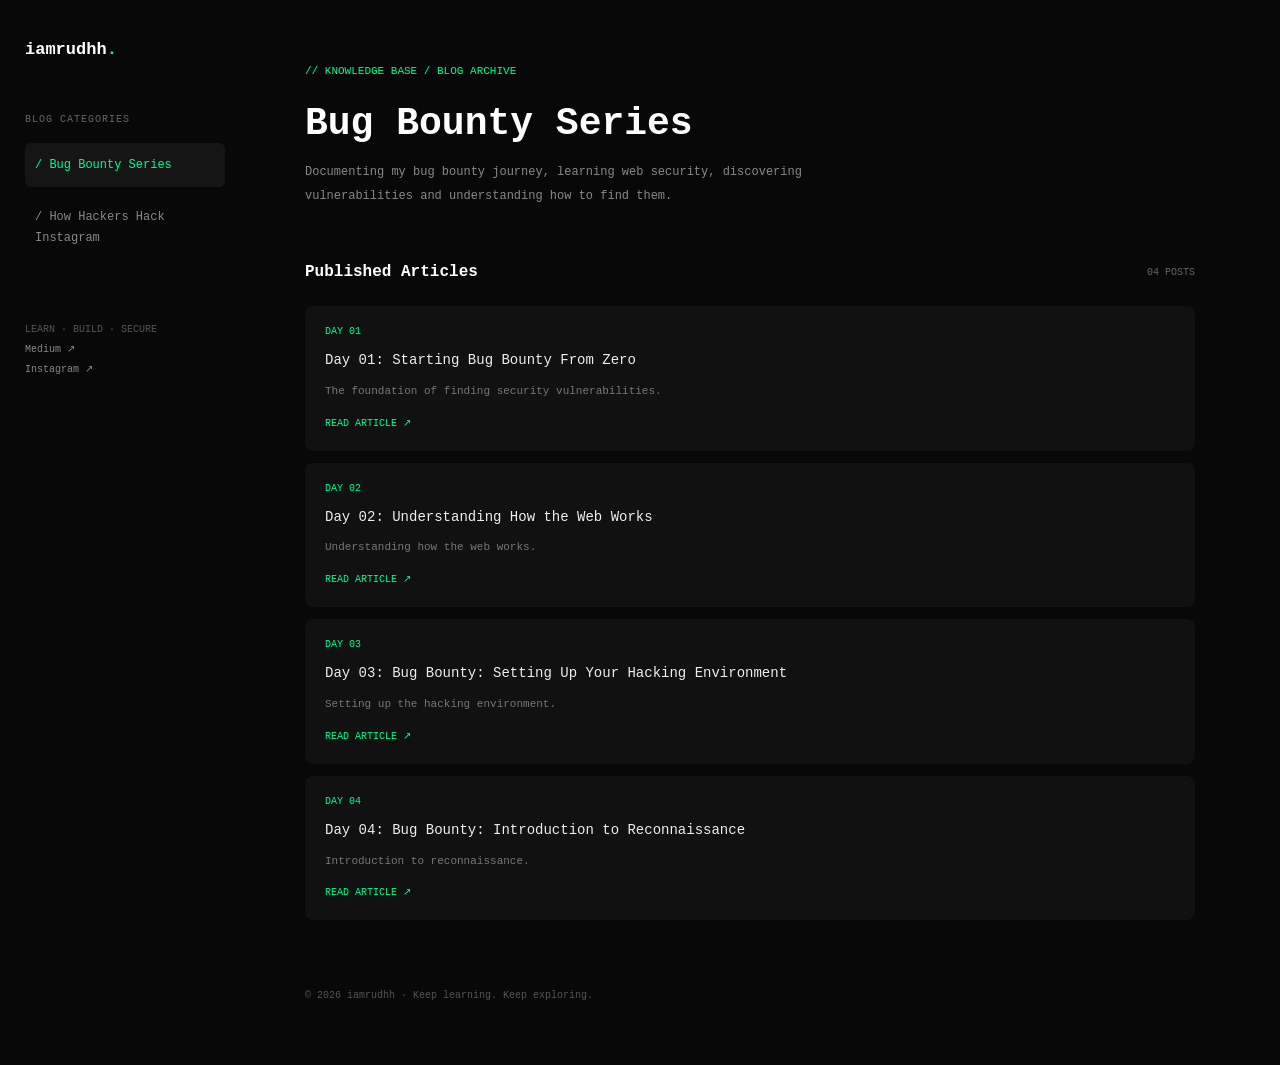
<file: index.html>
<!DOCTYPE html>
<html lang="en">
<head>
<meta charset="UTF-8">
<meta name="viewport" content="width=device-width, initial-scale=1.0">
<meta http-equiv="Content-Security-Policy" content="default-src 'self'; style-src 'self' https://fonts.googleapis.com; font-src https://fonts.gstatic.com; script-src 'self'; connect-src 'self'; img-src 'self' data:; base-uri 'none'; form-action 'none'">
<title>Blog Archive — iamrudhh</title>

<link rel="preconnect" href="https://fonts.googleapis.com">
<link rel="preconnect" href="https://fonts.gstatic.com" crossorigin>
<link href="https://fonts.googleapis.com/css2?family=JetBrains+Mono:wght@400;500;600;700&display=swap" rel="stylesheet">
<link rel="stylesheet" href="style.css">
</head>

<body>
<div class="container">

    <aside class="sidebar">
        <div class="logo">iamrudhh<span>.</span></div>

        <p class="nav-label">BLOG CATEGORIES</p>
        <nav class="nav-links" id="nav-links"></nav>

        <div class="sidebar-bottom">
            <p>LEARN · BUILD · SECURE</p>
            <a href="https://medium.com/@iamrudhh" target="_blank" rel="noopener noreferrer">Medium ↗</a>
            <br>
            <a href="https://instagram.com/iamrudhh" target="_blank" rel="noopener noreferrer">Instagram ↗</a>
        </div>
    </aside>

    <main>
        <div class="top-label">// KNOWLEDGE BASE / BLOG ARCHIVE</div>
        <h1 id="page-title"></h1>
        <p class="description" id="page-description"></p>

        <div class="section-heading">
            <h2>Published Articles</h2>
            <span class="count" id="blog-count"></span>
        </div>

        <div class="blog-list" id="blog-list"></div>

        <footer>© 2026 iamrudhh · Keep learning. Keep exploring.</footer>
    </main>

</div>
<script src="script.js"></script>
</body>
</html>
</file>
<file: style.css>
* { margin: 0; padding: 0; box-sizing: border-box; }

body {
    background: #080808;
    color: #e5e5e5;
    font-family: 'JetBrains Mono', monospace;
    min-height: 100vh;
}

.container { display: flex; min-height: 100vh; }

/* SIDEBAR */
.sidebar { width: 250px; padding: 40px 25px; flex-shrink: 0; }
.logo { font-size: 17px; font-weight: 700; color: #fff; margin-bottom: 55px; }
.logo span { color: #00ff88; }
.nav-label { color: #666; font-size: 10px; margin-bottom: 18px; letter-spacing: 1px; }

.nav-item {
    display: block;
    padding: 12px 10px;
    margin-bottom: 8px;
    border-radius: 6px;
    color: #888;
    font-size: 12px;
    text-decoration: none;
    cursor: pointer;
    transition: 0.2s;
    line-height: 1.7;
}
.nav-item:hover, .nav-item.active { background: #151515; color: #00ff88; }

.sidebar-bottom { margin-top: 60px; color: #555; font-size: 10px; line-height: 2; }
.sidebar-bottom a { color: #888; text-decoration: none; }

/* MAIN */
main { flex: 1; max-width: 1000px; padding: 65px 55px; }
.top-label { font-size: 11px; color: #00ff88; margin-bottom: 25px; }
h1 { font-size: clamp(25px, 4vw, 38px); color: #fff; margin-bottom: 15px; }
.description { font-size: 12px; color: #888; line-height: 2; max-width: 600px; margin-bottom: 55px; }

.section-heading {
    display: flex;
    justify-content: space-between;
    align-items: center;
    margin-bottom: 25px;
    gap: 10px;
}
.section-heading h2 { font-size: 16px; color: #fff; }
.count { font-size: 10px; color: #666; }

/* BLOG CARDS */
.blog-list { display: grid; gap: 12px; }

.blog-card {
    display: block;
    padding: 20px;
    background: #111;
    border-radius: 8px;
    text-decoration: none;
    transition: 0.2s;
}
.blog-card:hover { background: #191919; transform: translateY(-2px); }
.blog-meta { font-size: 10px; color: #00ff88; margin-bottom: 12px; }
.blog-title { font-size: 14px; color: #eee; margin-bottom: 9px; line-height: 1.7; }
.blog-description { font-size: 11px; color: #777; line-height: 1.8; }
.read-more { display: inline-block; color: #00ff88; font-size: 10px; margin-top: 15px; }

.empty { color: #666; font-size: 12px; padding: 20px; }

footer { margin-top: 70px; font-size: 10px; color: #555; }

/* MOBILE */
@media (max-width: 700px) {
    .container { display: block; }
    .sidebar { width: 100%; padding: 25px 20px 10px; }
    .logo { margin-bottom: 25px; }
    .nav-links { display: flex; flex-wrap: wrap; gap: 5px; }
    .nav-item { padding: 9px 12px; margin: 0; font-size: 10px; }
    .nav-label { margin-bottom: 10px; }
    .sidebar-bottom { display: none; }
    main { padding: 40px 20px; }
    .description { margin-bottom: 40px; }
}
</file>
